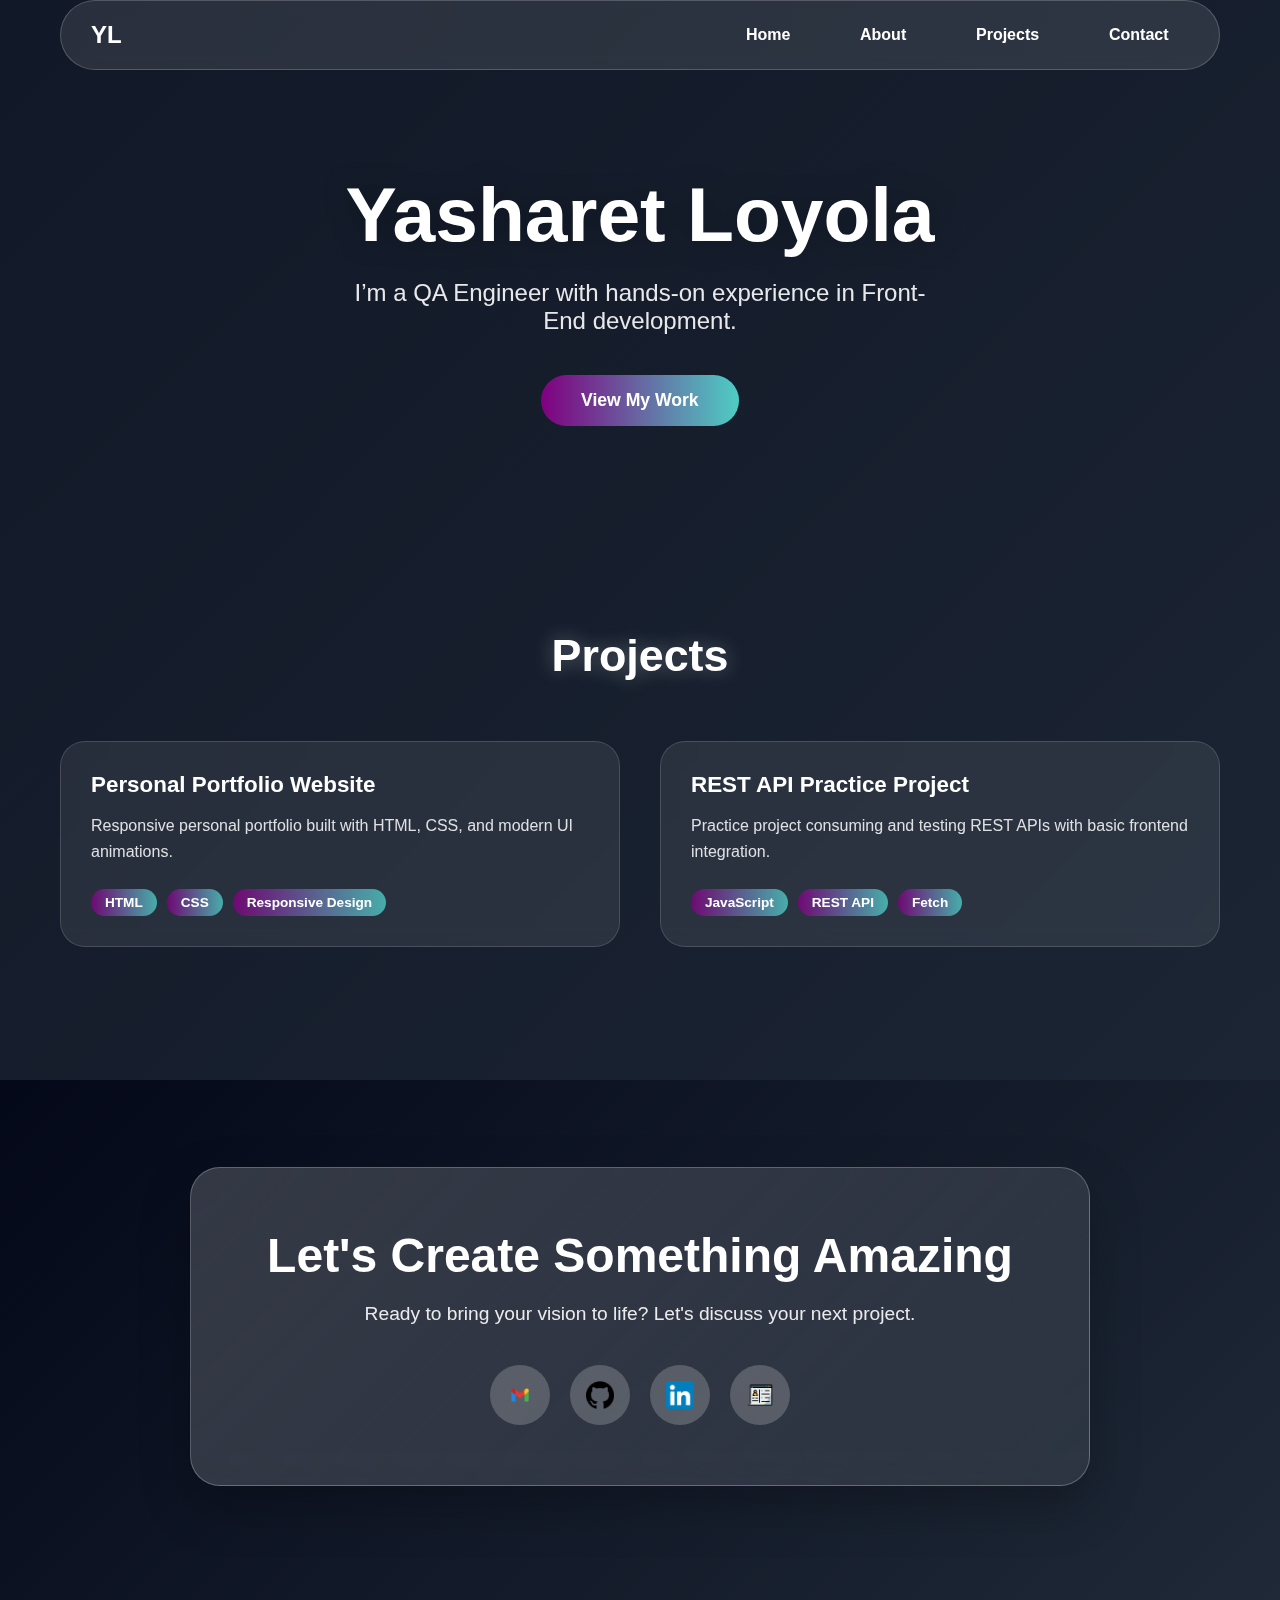
<file: index.html>
<!DOCTYPE html>
<html lang="en">
<head>
    <meta charset="UTF-8">
    <meta name="viewport" content="width=device-width, initial-scale=1.0">
    <title>Portfolio</title>
    <link rel="stylesheet" href="style.css">
</head>

<body>

    <div class="bg-animation">

        <!--<div class="particles">
            <div class="particles"></div>
            <div class="particles"></div>
            <div class="particles"></div>
            <div class="particles"></div>
            <div class="particles"></div>
            <div class="particles"></div>
        </div>-->

    </div>

    <header>
        <div class="container">
            <nav>
                <ul class="nav">
                <a href="#" class="logo">YL</a>

                    <div class="nav-links">
                    <a href="#home">Home</a>
                    <a href="#about">About</a>
                    <a href="#projects">Projects</a>
                    <a href="#contact">Contact</a>
                    </div>
                </ul>
            </nav>
        </div>
    </header>
    <main>
        <section class="hero" id="home">
            <div class="container">
                <div class="hero-content">
                    <h1>Yasharet Loyola</h1>
                    <p>I’m a QA Engineer with hands-on experience in Front-End development.</p>
                    <a href="#portfolio" class="cta-button">View My Work</a>
                </div>
            </div>
        </section>
    </main>
    <section class="portfolio" id="portfolio">
    <div class="container">
        <h2 class="section-title">Projects</h2>

        <div class="portfolio-grid">

            <!-- Project 1 -->
            <div class="portfolio-item">
                <h3>Personal Portfolio Website</h3>
                <p>
                    Responsive personal portfolio built with HTML, CSS, and modern UI animations.
                </p>
                <div class="tech-tags">
                    <span class="tech-tag">HTML</span>
                    <span class="tech-tag">CSS</span>
                    <span class="tech-tag">Responsive Design</span>
                </div>
            </div>

            <!-- Project 2 -->
            <div class="portfolio-item">
                <h3>REST API Practice Project</h3>
                <p>
                    Practice project consuming and testing REST APIs with basic frontend integration.
                </p>
                <div class="tech-tags">
                    <span class="tech-tag">JavaScript</span>
                    <span class="tech-tag">REST API</span>
                    <span class="tech-tag">Fetch</span>
                </div>
            </div>

        </div>
    </div>
</section>
<section class="contact" id="contact">
  <div class="container">
    <div class="contact-card">
      <h2>Let's Create Something Amazing</h2>
      <p>
        Ready to bring your vision to life?  
        Let's discuss your next project.
      </p>

     <div class="social-links">
  <a href="https://mail.google.com/mail/?view=cm&fs=1&to=yasharet.loyola@gmail.com"
     target="_blank"
     class="social-link"
     aria-label="Email">
    <img src="assets/icons/gmail.png" alt="Email">
  </a>

  <a href="https://github.com/justYasha"
     target="_blank"
     class="social-link"
     aria-label="GitHub">
    <img src="assets/icons/github.png" alt="GitHub">
  </a>

  <a href="https://www.linkedin.com/in/leslie-yasharet-loyola-aldana-a58134349"
     target="_blank"
     class="social-link"
     aria-label="LinkedIn">
    <img src="assets/icons/LinkedIn.png" alt="LinkedIn">
  </a>

  <a href="https://github.com/justYasha/Basic-Portfolio-website"
     target="_blank"
     class="social-link"
     aria-label="Portfolio">
    <img src="assets/icons/portfolio.png" alt="Portfolio">
  </a>
</div>
    </div>
  </div>
</section>
</body>
</html>
</file>
<file: style.css>
*{
    margin: 0;
    padding: 0;
    box-sizing: border-box;

}

    html {
    scroll-behavior: smooth;
    }
    body {
        font-family: 'Segoe UI', Tahoma, Geneva, Verdana, sans-serif;
        overflow-x: hidden;
        overflow-y: auto;
        background: linear-gradient(135deg,#020617,#020617,#111827,#1f2937);
        min-height: 100vh;
    }

    .container{
    max-width: 1200px;
    margin: 0 auto;
    padding: 0 20px;
    }

    .bg-animation {
        position: fixed;
        top: 0;
        left: 0;
        width: 100%;
        height: 120%;
        z-index: -1;
        background: linear-gradient( 135deg,
        #111827,
        #1f2937,
        #374151,
        #1f2937);
        background-size: 400% 400%;
        animation: gradiantShift 15s ease infinite, parallaxMove 20s linear infinite;
    }
    @keyframes gradiantShift {
        50% {background-position: 100% 50%;}
        100% {background-position: 0% 50%;}
    }
    @keyframes parallaxMove {
        0% {transform: translateY(0px);}
        100% {transform: translateY(-50px);}
    }
    
    .nav {
        display: flex;
        justify-content: space-between;
        align-items: center;
        backdrop-filter: blur(10px);
        background: rgba(255, 255, 255, 0.1);
        padding: 15px 30px;
        border-radius: 50px;
        border: 1px solid rgba(255, 255, 255, 0.2);
        transition: all 0.3s ease;
        animation: navPulse 4s ease-in-out infinite;
        isolation: isolate;
        backdrop-filter: blur(6px);
    }

        .nav-links {
            display: flex;
            list-style: none;
            gap: 30px;
        }
        .nav-links {
            display: flex;
            font-weight: bold;
            color: white;
            text-decoration: none;
            transition: transform 0.3s ease, box-shadow 0.3s ease;
            animation: logoGlow 3s ease-in-out infinite;
        }
        .nav:hover {
            transform: scale(1.05);
            box-shadow: 0 10px 30px rgba(0, 0, 0, 0.2);
        }
        .nav-links {
            display: flex;
            list-style: none;
            gap: 30px;
        }
        .logo {
            font-size: 24px;
            font-weight: bold;
            color: white;
            text-decoration: none;
            transition: all 0.3s ease;
            animation: logoGlow 3s ease-in-out infinite;
        }
        @keyframes logoGlow {
            from { text-shadow: 0 0 10px rgba(255, 255, 255, 0.3);}
            to { text-shadow: 0 0 20px rgba(255, 255, 255, 0.6);}
        }

        .logo:hover {
            transform: scale(1.1) rotate(5deg);
            text-shadow: 0 0 25px rgba(255, 255, 255, 0.8);
        }
        .nav-links {
            display: flex;
            list-style: none;
            gap: 30px;
        }
        .nav-links a {
            color: white;
            text-decoration: none;
            font-weight: 600;
            transition: color 0.3s ease;
            position: relative;
            padding: 10px 20px;
            border-radius: 25px;
            transition: all 0.4s cubic-bezier(0.23, 1, 0.320, 1);
            overflow: hidden;
            display: block;
            transform: translateZ(0);
            will-change: transform;
        }
        .nav-links a::before {
            content: '';
            position: absolute;
            top: 0;
            left: 0;
            width: 100%;
            height: 100%;
            background: linear-gradient(135deg, rgba(255, 255, 255, 0.2), transparent);
            border-radius: 25px;
            transform: scale(0);
            transform-origin: right;
            transition: transform 0.4s cubic-bezier(0.23, 1, 0.320, 1);
            z-index: -1;
        } .nav-links a:hover::before {
            transform: scale(1);
        }

        .nav-links a::after {
            content: '';
            position: absolute;
            bottom: 3px;
            left: 50%;
            width: 0;
            height: 2px;
            background: linear-gradient(90deg, purple, #4ecdc4);
            transition: all 0.4s cubic-bezier(0.23, 1, 0.320,1);
            transform: translateX(-50px);
            border-radius: 2px;
        } .nav-links a:hover::after {
            width: 70%;
        }

        .nav-links a:hover {
            color: #ffffff;
            transform: scale(1.1);
            text-shadow:  0 0 15px rgba(255, 255, 255, 0.6);
        }
             .hero {
            padding: 100px 0;
            text-align: center;
            position: relative;
            z-index: 10;
        }

        .hero h1 {
            font-size: clamp(3rem, 6vw, 5em);
            color: white;
            margin-bottom: 20px;
            font-weight: 700;
            text-shadow: 0 0 30px rgba(0, 0,0,0.3);
            animation: textGlow 3s ease-in-out infinite alternate, bounceIn 1s ease forwards;
        }

        @keyframes textGlow {
            from { text-shadow: 0 0 30px rgba(255, 255, 255, 0.3);
                    transform: scale(1);}
            to { text-shadow: 0 0 50px rgba(255, 255, 255, 0.6);
                    transform: scale(1.02);}
        }
        @keyframes bounceIn {
            0% {
                opacity: 0;
                transform: scale(0.3);
            }
            50% {
                opacity: 1;
                transform: scale(1.05);
            }
            70% {
                transform: scale(0.9);
            }
            100% {
                opacity: 1;
                transform: scale(1);
            }
        }

        .hero p {
            font-size: 1.5rem;
            color: rgba(255, 255, 255, 0.9);
            margin-bottom: 40px;
            max-width: 600px;
            margin-left: auto;
            margin-right: auto;
            animation: fadeInUp 1s ease-out 0.3s both;
        }

        .cta-button {
            display: inline-block;
            padding: 15px 40px;
            font-size: 1.1rem;
            color: white;
            background: linear-gradient(90deg, purple, #4ecdc4);
            border: none;
            border-radius: 50px;
            background-clip: padding-box;
            text-decoration: none;
            font-weight: 600;
            transition: all 0.3s ease;
            animation: fadeInUp 1s ease-out 0.6s both, pulse 2s ease-in-out infinite;
            position: relative;
            overflow: hidden;
            will-change: transform, box-shadow;
        }
        @keyframes pulse {
            50% { box-shadow: 0 0 0 0 rgba(78, 205, 196, 0.6);}
            0%, 100% { box-shadow: 0 0 25px 10px rgba(78, 205, 196, 0);}
        }
        .cta-button::before {
            content: '';
            position: absolute;
            top: 0;
            left: -100%;
            width: 100%;
            height: 100%;
            background: linear-gradient(90deg, transparent, rgba(255, 255, 255, 0.2));
            transition: left 0.6s ease;
            transform-origin: center;
            border-radius: 50px;
            pointer-events: none;
        }
        .cta-button:hover::before {
            animation: none;
            left: 100%;
        }

        .cta-button:hover {
            transform: translateY(-3px) scale(1.05);
            box-shadow: 0 15px 40px rgba(78, 205, 196, 0.8);
            border-color: rgba(255, 255, 255, 0.3);
            background: linear-gradient(90deg, purple, #4ecdc4);
        }
        /* ===== Portfolio Section ===== */
.portfolio {
    padding: 100px 0;
    position: relative;
    z-index: 5;
}

.section-title {
    font-size: 2.8rem;
    text-align: center;
    margin-bottom: 60px;
    color: white;
    font-weight: 700;
    text-shadow: 0 0 20px rgba(255, 255, 255, 0.3);
}

/* Grid */
.portfolio-grid {
    display: grid;
    grid-template-columns: repeat(auto-fit, minmax(280px, 1fr));
    gap: 40px;
}

/* Card */
.portfolio-item {
    background: rgba(255, 255, 255, 0.08);
    backdrop-filter: blur(8px);
    border-radius: 25px;
    padding: 30px;
    border: 1px solid rgba(255, 255, 255, 0.15);
    transition: transform 0.35s ease, box-shadow 0.35s ease;
}

.portfolio-item:hover {
    transform: translateY(-10px);
    box-shadow: 0 20px 50px rgba(0, 0, 0, 0.3);
}

/* Title */
.portfolio-item h3 {
    font-size: 1.4rem;
    color: white;
    margin-bottom: 15px;
}

/* Description */
.portfolio-item p {
    color: rgba(255, 255, 255, 0.85);
    font-size: 1rem;
    line-height: 1.6;
    margin-bottom: 25px;
}

/* Tech tags */
.tech-tags {
    display: flex;
    flex-wrap: wrap;
    gap: 10px;
}

.tech-tag {
    padding: 6px 14px;
    font-size: 0.85rem;
    border-radius: 20px;
    background: linear-gradient(90deg, rgba(128, 0, 128, 0.8), rgba(78, 205, 196, 0.8));
    color: white;
    font-weight: 600;
    white-space: nowrap;
}

/* Responsive */
@media (max-width: 768px) {
    .section-title {
        font-size: 2.2rem;
    }

    .portfolio {
        padding: 80px 0;
    }
}
.tech-tag {
    transition: transform 0.25s ease, box-shadow 0.25s ease;
    cursor: default;
}

.tech-tag:hover {
    transform: scale(1.15);
    box-shadow: 0 8px 25px rgba(78, 205, 196, 0.6);
}
/* ===== CONTACT SECTION ===== */
.contact {
    padding: 120px 0;
    position: relative;
}

.contact-card {
    max-width: 900px;
    margin: 0 auto;
    padding: 60px 40px;
    text-align: center;
    background: linear-gradient(
        135deg,
        rgba(255, 255, 255, 0.18),
        rgba(255, 255, 255, 0.08)
    );
    backdrop-filter: blur(14px);
    border-radius: 30px;
    border: 1px solid rgba(255, 255, 255, 0.25);
    box-shadow: 0 20px 50px rgba(0, 0, 0, 0.25);
}

/* Title */
.contact-card h2 {
    font-size: clamp(2rem, 4vw, 3rem);
    color: white;
    margin-bottom: 20px;
}

/* Text */
.contact-card p {
    font-size: 1.2rem;
    color: rgba(255, 255, 255, 0.9);
    margin-bottom: 40px;
}

/* Social links */
.social-links {
    display: flex;
    justify-content: center;
    gap: 20px;
}

/* Individual button */
.social-link {
    width: 60px;
    height: 60px;
    display: flex;
    align-items: center;
    justify-content: center;
    text-decoration: none;
    background: rgba(255, 255, 255, 0.2);
    border-radius: 50%;
    transition: all 0.35s ease;
    animation: socialBounce 2s ease-in-out infinite;
}

/* Staggered animation delay */
.social-link:nth-child(1) { animation-delay: 0s; }
.social-link:nth-child(2) { animation-delay: 0.2s; }
.social-link:nth-child(3) { animation-delay: 0.4s; }
.social-link:nth-child(4) { animation-delay: 0.6s; }

/* Icon image */
.social-link img {
    width: 28px;
    height: 28px;
    object-fit: contain;
    transition: transform 0.35s ease, filter 0.35s ease;
}

/* Hover button */
.social-link:hover {
    background: linear-gradient(
        90deg,
        rgba(128, 0, 128, 0.8),
        rgba(78, 205, 196, 0.8)
    );
    box-shadow: 0 0 22px rgba(128, 0, 128, 0.6);
    transform: translateY(-8px) scale(1.1);
}

/* Hover icon */
.social-link:hover img {
    transform: scale(1.15);
    filter: brightness(1.2);
}

/* Bounce animation */
@keyframes socialBounce {
    0%, 100% {
        transform: translateY(0);
    }
    50% {
        transform: translateY(-6px);
    }
}
</file>
